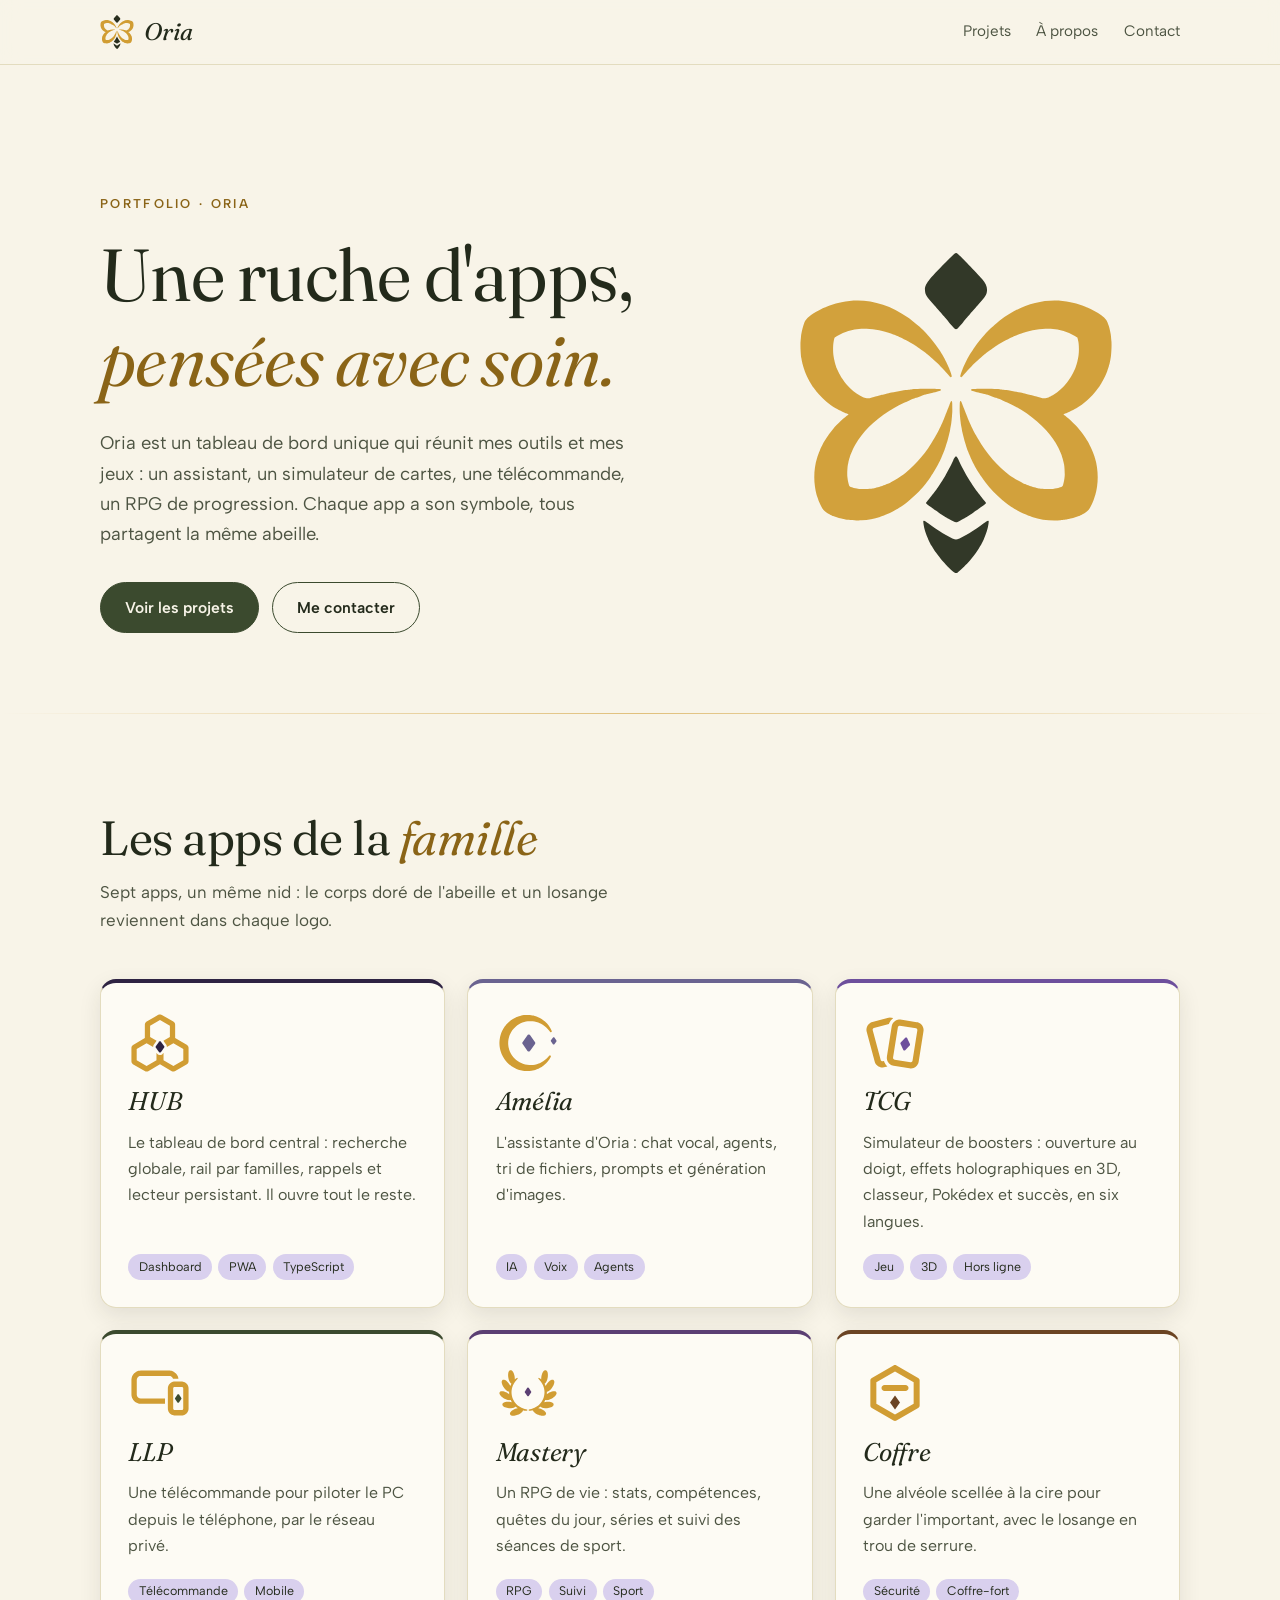
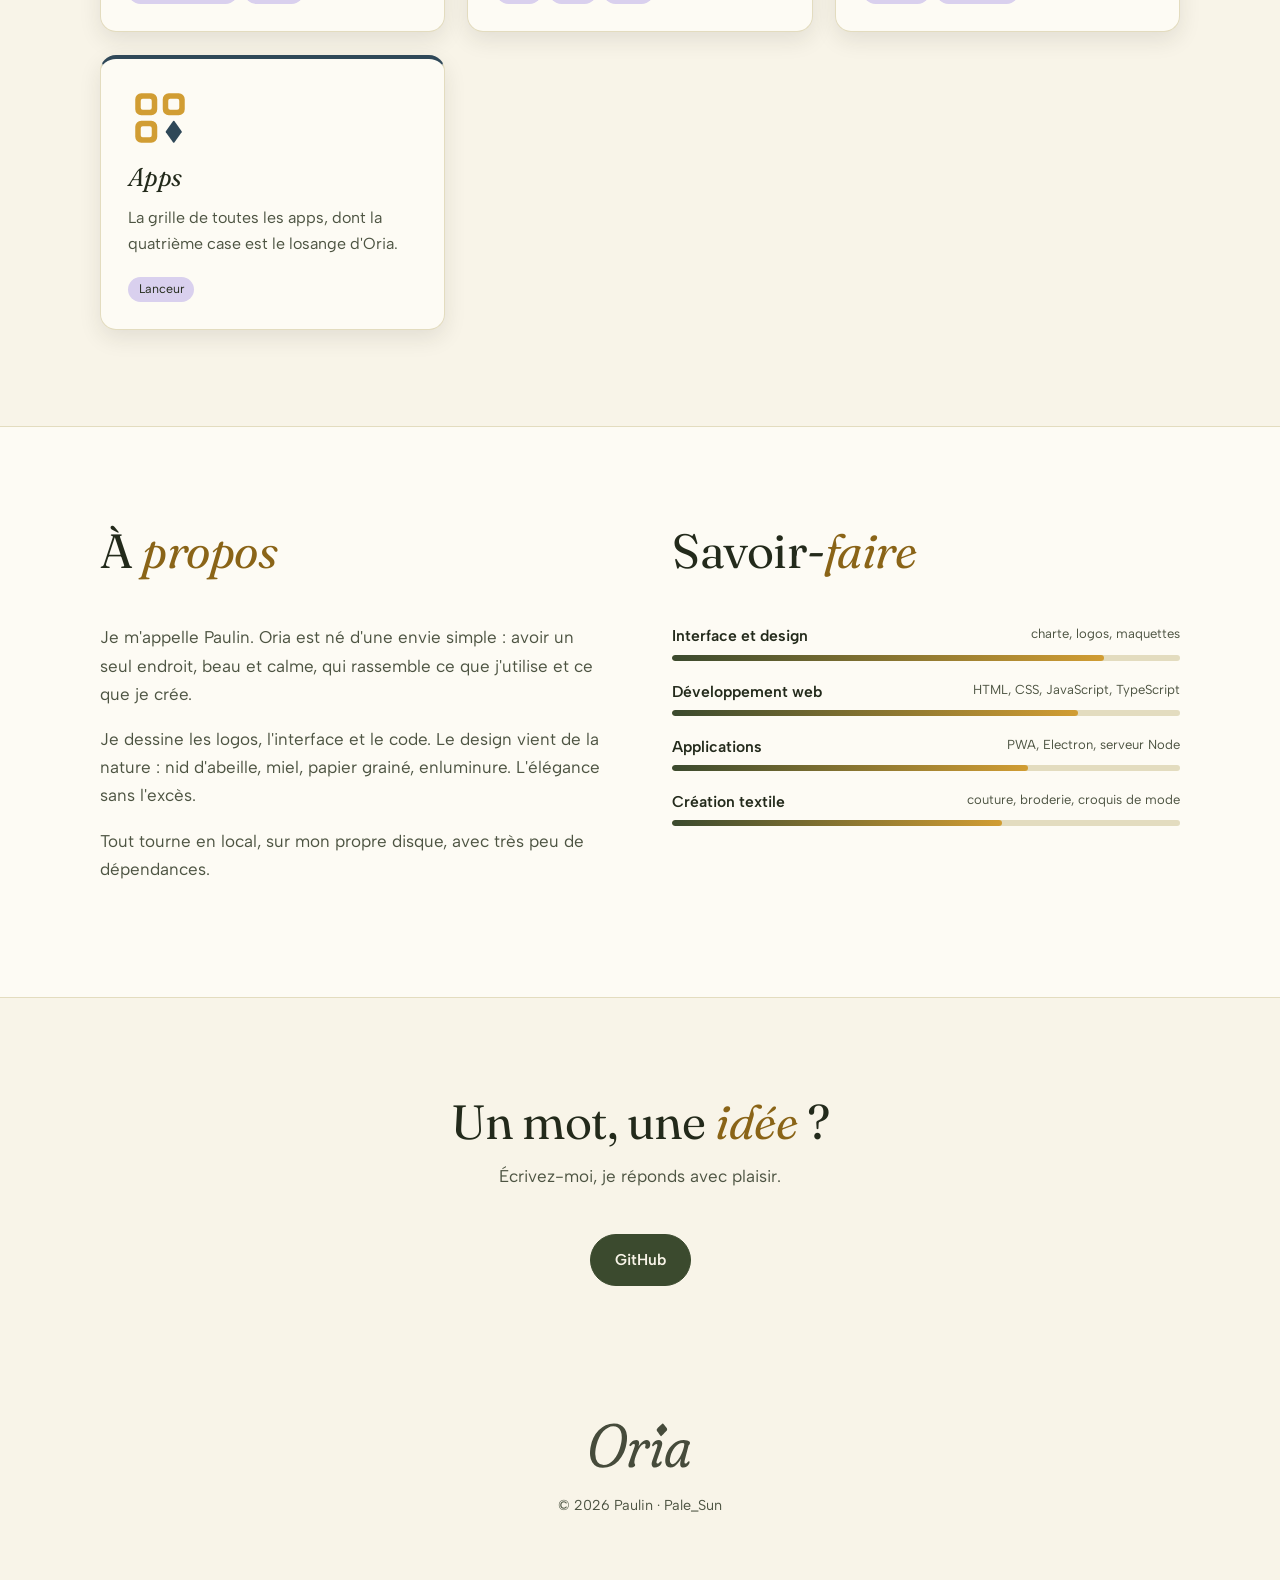
<file: index.html>
<!DOCTYPE html>
<html lang="fr">
<head>
<meta charset="utf-8">
<meta name="viewport" content="width=device-width, initial-scale=1, viewport-fit=cover">
<title>Oria — Portfolio</title>
<meta name="description" content="Portfolio d'Oria : un hub et une famille d'apps (Amélia, TCG, LLP, Mastery, Coffre) imaginés et construits par Paulin.">
<meta name="theme-color" content="#f8f4e8">
<link rel="icon" type="image/svg+xml" href="favicon.svg">
<link rel="preload" href="fonts/fraunces-normal.woff2" as="font" type="font/woff2" crossorigin>
<link rel="stylesheet" href="css/style.css">
</head>
<body>
<header class="entete">
  <div class="conteneur">
    <a class="marque" href="#haut" aria-label="Oria, retour en haut"><img src="logos/oria-symbole.svg" alt=""><span>Oria</span></a>
    <nav class="nav" aria-label="Sections">
      <a href="#projets">Projets</a>
      <a href="#apropos">À propos</a>
      <a href="#contact">Contact</a>
    </nav>
  </div>
</header>

<main id="haut">
  <section class="heros">
    <div class="conteneur">
      <div>
        <p class="sur-titre">Portfolio · Oria</p>
        <h1>Une ruche d'apps, <em>pensées avec soin.</em></h1>
        <p class="intro">Oria est un tableau de bord unique qui réunit mes outils et mes jeux : un assistant, un simulateur de cartes, une télécommande, un RPG de progression. Chaque app a son symbole, tous partagent la même abeille.</p>
        <div class="boutons">
          <a class="bouton plein" href="#projets">Voir les projets</a>
          <a class="bouton vide" href="#contact">Me contacter</a>
        </div>
      </div>
      <img class="symbole" src="logos/oria-symbole.svg" alt="Symbole d'Oria : une abeille dorée aux losanges vert foncé">
    </div>
  </section>

  <hr class="filet">

  <section id="projets">
    <div class="conteneur">
      <div class="titre-section apparait">
        <h2>Les apps de la <em>famille</em></h2>
        <p>Sept apps, un même nid : le corps doré de l'abeille et un losange reviennent dans chaque logo.</p>
      </div>
      <div class="grille">
        <article class="carte apparait" style="--teinte:#2e2342">
          <img src="logos/hub.svg" alt="Logo HUB">
          <h3>HUB</h3>
          <p>Le tableau de bord central : recherche globale, rail par familles, rappels et lecteur persistant. Il ouvre tout le reste.</p>
          <div class="etiquettes"><span>Dashboard</span><span>PWA</span><span>TypeScript</span></div>
        </article>
        <article class="carte apparait" style="--teinte:#6a6390">
          <img src="logos/ai.svg" alt="Logo Amélia">
          <h3>Amélia</h3>
          <p>L'assistante d'Oria : chat vocal, agents, tri de fichiers, prompts et génération d'images.</p>
          <div class="etiquettes"><span>IA</span><span>Voix</span><span>Agents</span></div>
        </article>
        <article class="carte apparait" style="--teinte:#6d4f9c">
          <img src="logos/tcg.svg" alt="Logo TCG">
          <h3>TCG</h3>
          <p>Simulateur de boosters : ouverture au doigt, effets holographiques en 3D, classeur, Pokédex et succès, en six langues.</p>
          <div class="etiquettes"><span>Jeu</span><span>3D</span><span>Hors ligne</span></div>
        </article>
        <article class="carte apparait" style="--teinte:#3b4a2e">
          <img src="logos/llp.svg" alt="Logo LLP">
          <h3>LLP</h3>
          <p>Une télécommande pour piloter le PC depuis le téléphone, par le réseau privé.</p>
          <div class="etiquettes"><span>Télécommande</span><span>Mobile</span></div>
        </article>
        <article class="carte apparait" style="--teinte:#5b3f73">
          <img src="logos/mastery.svg" alt="Logo Mastery">
          <h3>Mastery</h3>
          <p>Un RPG de vie : stats, compétences, quêtes du jour, séries et suivi des séances de sport.</p>
          <div class="etiquettes"><span>RPG</span><span>Suivi</span><span>Sport</span></div>
        </article>
        <article class="carte apparait" style="--teinte:#6b4423">
          <img src="logos/coffre.svg" alt="Logo Coffre">
          <h3>Coffre</h3>
          <p>Une alvéole scellée à la cire pour garder l'important, avec le losange en trou de serrure.</p>
          <div class="etiquettes"><span>Sécurité</span><span>Coffre-fort</span></div>
        </article>
        <article class="carte apparait" style="--teinte:#2f4858">
          <img src="logos/apps.svg" alt="Logo Apps">
          <h3>Apps</h3>
          <p>La grille de toutes les apps, dont la quatrième case est le losange d'Oria.</p>
          <div class="etiquettes"><span>Lanceur</span></div>
        </article>
      </div>
    </div>
  </section>

  <section id="apropos" class="apropos">
    <div class="conteneur deux">
      <div class="apparait">
        <div class="titre-section"><h2>À <em>propos</em></h2></div>
        <p>Je m'appelle Paulin. Oria est né d'une envie simple : avoir un seul endroit, beau et calme, qui rassemble ce que j'utilise et ce que je crée.</p>
        <p>Je dessine les logos, l'interface et le code. Le design vient de la nature : nid d'abeille, miel, papier grainé, enluminure. L'élégance sans l'excès.</p>
        <p>Tout tourne en local, sur mon propre disque, avec très peu de dépendances.</p>
      </div>
      <div class="apparait">
        <div class="titre-section"><h2>Savoir-<em>faire</em></h2></div>
        <ul class="competences">
          <li><div class="ligne"><span>Interface et design</span><small>charte, logos, maquettes</small></div><div class="piste"><i style="--n:85%"></i></div></li>
          <li><div class="ligne"><span>Développement web</span><small>HTML, CSS, JavaScript, TypeScript</small></div><div class="piste"><i style="--n:80%"></i></div></li>
          <li><div class="ligne"><span>Applications</span><small>PWA, Electron, serveur Node</small></div><div class="piste"><i style="--n:70%"></i></div></li>
          <li><div class="ligne"><span>Création textile</span><small>couture, broderie, croquis de mode</small></div><div class="piste"><i style="--n:65%"></i></div></li>
        </ul>
      </div>
    </div>
  </section>

  <section id="contact" class="contact">
    <div class="conteneur">
      <div class="titre-section apparait">
        <h2>Un mot, une <em>idée</em> ?</h2>
        <p>Écrivez-moi, je réponds avec plaisir.</p>
      </div>
      <div class="boutons apparait">
        <a class="bouton plein" href="https://github.com/PaleSun276">GitHub</a>
        <!-- À renseigner : <a class="bouton vide" href="mailto:...">E-mail</a> -->
      </div>
    </div>
  </section>
</main>

<footer class="pied">
  <img src="logos/oria-mot.svg" alt="Oria">
  <p>© 2026 Paulin · Pale_Sun</p>
</footer>
<script src="js/site.js"></script>
</body>
</html>
</file>
<file: css/style.css>
/* Portfolio Oria — sobre. Charte : or, vert profond, crème ; lavande en touche. */
@font-face { font-family: "Fraunces"; src: url("../fonts/fraunces-normal.woff2") format("woff2"); font-weight: 100 900; font-style: normal; font-display: swap; }
@font-face { font-family: "Fraunces"; src: url("../fonts/fraunces-italic.woff2") format("woff2"); font-weight: 100 900; font-style: italic; font-display: swap; }
@font-face { font-family: "Albert Sans"; src: url("../fonts/albert-sans-normal.woff2") format("woff2"); font-weight: 100 900; font-style: normal; font-display: swap; }
@font-face { font-family: "Albert Sans"; src: url("../fonts/albert-sans-italic.woff2") format("woff2"); font-weight: 100 900; font-style: italic; font-display: swap; }

:root {
  --creme: #f8f4e8;
  --surface: #fdfbf4;
  --encre: #232a1b;
  --encre-douce: #4d5442;
  --vert: #3b4a2e;
  --or: #d19d33;
  --or-fonce: #8a6417; /* or lisible sur crème (contraste > 4.5) */
  --lavande: #d9d0ee;
  --filet: #e3dcbf;
  --titre: "Fraunces", Georgia, serif;
  --ui: "Albert Sans", system-ui, sans-serif;
  --rayon: 16px;
  --ombre: 0 8px 22px rgba(35, 42, 27, 0.10);
}
@media (prefers-color-scheme: dark) {
  :root {
    --creme: #1d2217;
    --surface: #262d1e;
    --encre: #f4efdc;
    --encre-douce: #c3c4ae;
    --vert: #cfd8b8;
    --or-fonce: #e0b556;
    --lavande: #4a3b68;
    --filet: #3a4230;
    --ombre: 0 8px 22px rgba(0, 0, 0, 0.35);
  }
}

* { box-sizing: border-box; }
html { scroll-behavior: smooth; }
body {
  margin: 0; background: var(--creme); color: var(--encre);
  font-family: var(--ui); font-size: 1.0625rem; line-height: 1.65;
  -webkit-font-smoothing: antialiased;
}
img { max-width: 100%; display: block; }
a { color: inherit; }
a:focus-visible, button:focus-visible { outline: 3px solid var(--or); outline-offset: 3px; border-radius: 6px; }
.conteneur { width: min(1080px, 100% - 2.5rem); margin-inline: auto; }
h1, h2, h3 { font-family: var(--titre); font-weight: 380; line-height: 1.15; margin: 0; letter-spacing: -0.01em; }
h1 em, h2 em { font-style: italic; color: var(--or-fonce); }

/* En-tête */
.entete { position: sticky; top: 0; z-index: 10; background: color-mix(in srgb, var(--creme) 88%, transparent); backdrop-filter: blur(10px); border-bottom: 1px solid var(--filet); }
.entete .conteneur { display: flex; align-items: center; justify-content: space-between; height: 64px; }
.marque { display: flex; align-items: center; gap: .6rem; text-decoration: none; font-family: var(--titre); font-style: italic; font-size: 1.5rem; }
.marque img { width: 34px; height: 34px; }
.nav { display: flex; gap: 1.6rem; }
.nav a { text-decoration: none; font-size: .95rem; color: var(--encre-douce); }
.nav a:hover { color: var(--encre); text-decoration: underline; text-decoration-color: var(--or); text-underline-offset: 6px; }

/* Héros */
.heros { padding: clamp(4rem, 12vw, 8rem) 0 clamp(3rem, 8vw, 5rem); position: relative; overflow: hidden; }
.heros .conteneur { display: grid; grid-template-columns: 1.3fr 1fr; gap: 3rem; align-items: center; }
.sur-titre { font-size: .8rem; letter-spacing: .18em; text-transform: uppercase; color: var(--or-fonce); font-weight: 600; margin: 0 0 1.2rem; }
.heros h1 { font-size: clamp(2.6rem, 6.5vw, 4.6rem); }
.heros p.intro { max-width: 34rem; color: var(--encre-douce); margin: 1.6rem 0 2rem; font-size: 1.15rem; }
.heros .symbole { width: min(100%, 320px); justify-self: center; opacity: .95; }
.boutons { display: flex; flex-wrap: wrap; gap: .8rem; }
.bouton { display: inline-block; padding: .75rem 1.5rem; border-radius: 999px; text-decoration: none; font-weight: 600; font-size: .98rem; border: 1.5px solid var(--vert); transition: transform .15s, background .15s; }
.bouton.plein { background: var(--vert); color: var(--creme); }
@media (prefers-color-scheme: dark) { .bouton.plein { color: #1d2217; } }
.bouton:hover { transform: translateY(-2px); }
.bouton.vide:hover { background: var(--lavande); }

/* Sections */
section { padding: clamp(3.5rem, 8vw, 6rem) 0; scroll-margin-top: 64px; }
.filet { height: 1px; background: linear-gradient(90deg, transparent, var(--or), transparent); border: 0; margin: 0; opacity: .6; }
.titre-section { margin-bottom: 2.8rem; max-width: 36rem; }
.titre-section h2 { font-size: clamp(2rem, 4.5vw, 3rem); }
.titre-section p { color: var(--encre-douce); margin: .8rem 0 0; }

/* Projets */
.grille { display: grid; grid-template-columns: repeat(auto-fill, minmax(290px, 1fr)); gap: 1.4rem; }
.carte { background: var(--surface); border: 1px solid var(--filet); border-radius: var(--rayon); padding: 1.7rem; box-shadow: var(--ombre); border-top: 4px solid var(--teinte, var(--or)); display: flex; flex-direction: column; gap: .8rem; transition: transform .2s; }
.carte:hover { transform: translateY(-4px); }
.carte img { width: 64px; height: 64px; }
.carte h3 { font-size: 1.6rem; font-style: italic; }
.carte p { margin: 0; color: var(--encre-douce); font-size: 1rem; }
.etiquettes { display: flex; flex-wrap: wrap; gap: .4rem; margin-top: auto; padding-top: .4rem; }
.etiquettes span { font-size: .78rem; padding: .15rem .65rem; border-radius: 999px; background: var(--lavande); color: var(--encre); }

/* À propos */
.apropos { background: var(--surface); border-block: 1px solid var(--filet); }
.deux { display: grid; grid-template-columns: 1fr 1fr; gap: 4rem; }
.deux p { color: var(--encre-douce); margin: 0 0 1.1rem; }
.competences { list-style: none; margin: 0; padding: 0; display: grid; gap: 1.1rem; }
.competences li { display: grid; gap: .35rem; }
.competences .ligne { display: flex; justify-content: space-between; font-weight: 600; font-size: .98rem; }
.competences small { font-weight: 400; color: var(--encre-douce); }
.piste { height: 6px; border-radius: 99px; background: var(--filet); overflow: hidden; }
.piste i { display: block; height: 100%; width: var(--n); background: linear-gradient(90deg, var(--vert), var(--or)); border-radius: 99px; }

/* Contact */
.contact { text-align: center; }
.contact .titre-section { margin-inline: auto; }
.contact .boutons { justify-content: center; }
.pied { padding: 2rem 0 3rem; text-align: center; color: var(--encre-douce); font-size: .9rem; }
.pied img { width: 120px; margin: 0 auto 1rem; opacity: .85; }

/* Apparition douce */
.apparait { opacity: 0; transform: translateY(14px); transition: opacity .7s ease, transform .7s ease; }
.apparait.vu { opacity: 1; transform: none; }
@media (prefers-reduced-motion: reduce) { .apparait { opacity: 1; transform: none; transition: none; } html { scroll-behavior: auto; } }

@media (max-width: 760px) {
  .heros .conteneur, .deux { grid-template-columns: 1fr; gap: 2.2rem; }
  .heros .symbole { width: 160px; order: -1; justify-self: start; }
  .nav { gap: 1rem; }
  .marque span { display: none; }
}
</file>
